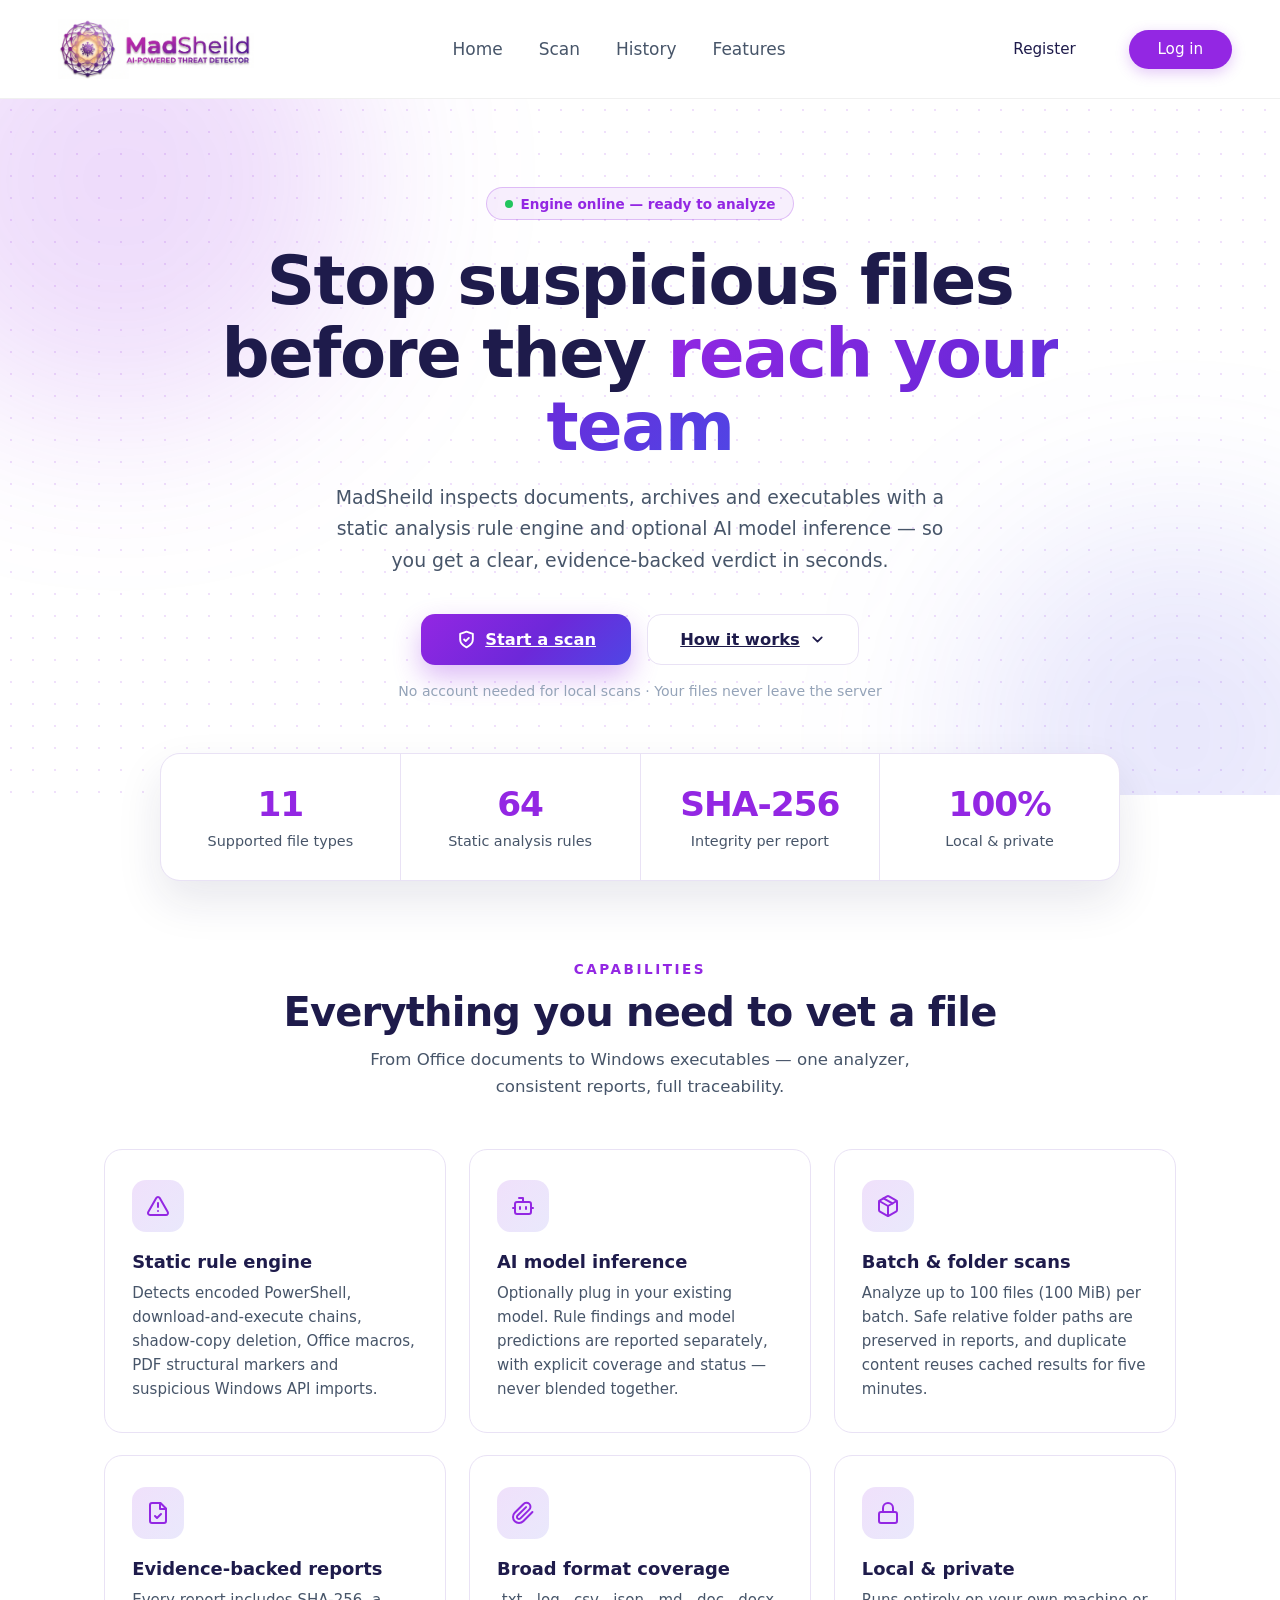
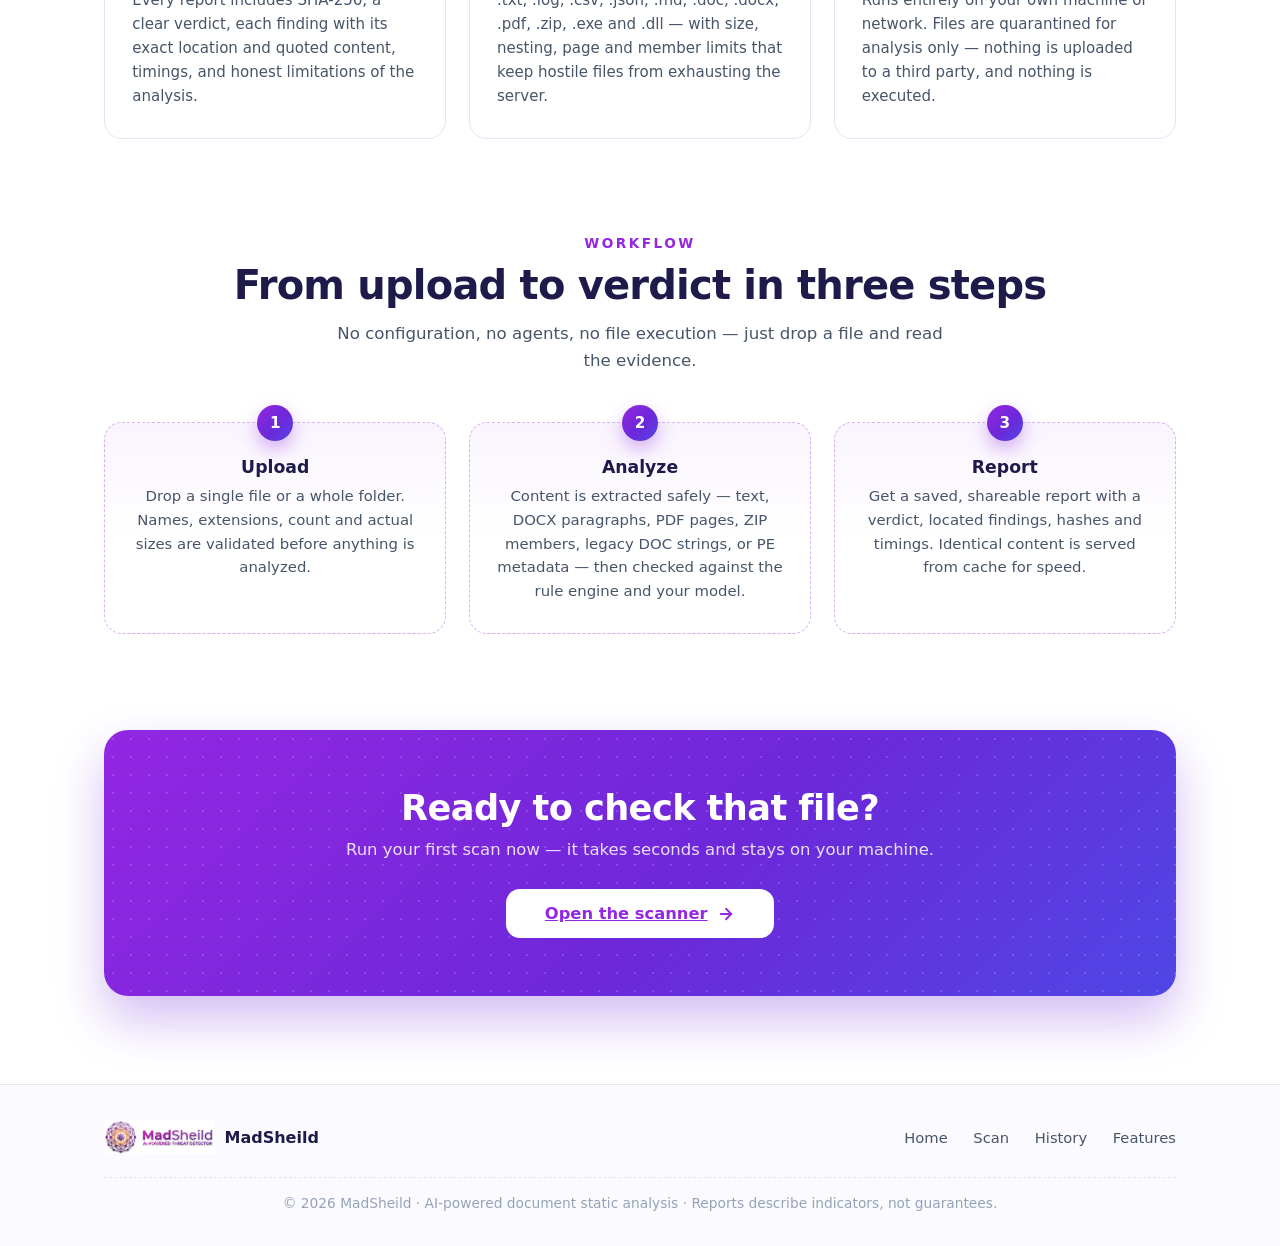
<file: madsheild/fontend/home.html>
<!DOCTYPE html>
<html lang="en">
<head>
  <meta charset="UTF-8">
  <meta name="viewport" content="width=device-width, initial-scale=1.0">
  <title>MadSheild — AI-Powered File Security Analysis</title>
  <meta name="description" content="MadSheild analyzes documents, archives and executables for suspicious content using static rules and optional AI model inference.">
  <link rel="stylesheet" href="assets/css/theme.css">
  <link rel="stylesheet" href="assets/css/home.css">
</head>
<body>

  <div id="shared-header"></div>

  <main>
    <!-- ============ HERO ============ -->
    <section class="home-hero">
      <div class="hero-inner">
        <span class="hero-badge"><span class="pulse-dot"></span> Engine online — ready to analyze</span>
        <h1>Stop suspicious files<br>before they <span class="gradient-text">reach your team</span></h1>
        <p class="hero-lead">
          MadSheild inspects documents, archives and executables with a static analysis rule engine
          and optional AI model inference — so you get a clear, evidence-backed verdict in seconds.
        </p>
        <div class="hero-cta">
          <a href="/scan.html" class="btn-hero-primary">
            <svg width="19" height="19" viewBox="0 0 24 24" fill="none" stroke="currentColor" stroke-width="2.4" stroke-linecap="round" stroke-linejoin="round" aria-hidden="true">
              <path d="M12 22s8-4 8-10V5l-8-3-8 3v7c0 6 8 10 8 10z"></path>
              <path d="m9 12 2 2 4-4"></path>
            </svg>
            Start a scan
          </a>
          <a href="#how-it-works" class="btn-hero-secondary">
            How it works
            <svg width="17" height="17" viewBox="0 0 24 24" fill="none" stroke="currentColor" stroke-width="2.4" stroke-linecap="round" stroke-linejoin="round" aria-hidden="true">
              <path d="m6 9 6 6 6-6"></path>
            </svg>
          </a>
        </div>
        <p class="hero-note">No account needed for local scans · Your files never leave the server</p>
      </div>
    </section>

    <!-- ============ STATS ============ -->
    <section class="home-stats" aria-label="Key numbers">
      <div class="stat"><strong>11</strong><span>Supported file types</span></div>
      <div class="stat"><strong>64</strong><span>Static analysis rules</span></div>
      <div class="stat"><strong>SHA-256</strong><span>Integrity per report</span></div>
      <div class="stat"><strong>100%</strong><span>Local &amp; private</span></div>
    </section>

    <!-- ============ FEATURES ============ -->
    <section id="features" class="home-section">
      <span class="section-eyebrow">Capabilities</span>
      <h2 class="section-title">Everything you need to vet a file</h2>
      <p class="section-sub">From Office documents to Windows executables — one analyzer, consistent reports, full traceability.</p>
      <div class="features-grid">
        <article class="feature-card">
          <div class="feature-icon">
            <svg width="24" height="24" viewBox="0 0 24 24" fill="none" stroke="currentColor" stroke-width="2" stroke-linecap="round" stroke-linejoin="round" aria-hidden="true">
              <path d="m21.73 18-8-14a2 2 0 0 0-3.48 0l-8 14A2 2 0 0 0 4 21h16a2 2 0 0 0 1.73-3Z"></path>
              <path d="M12 9v4"></path><path d="M12 17h.01"></path>
            </svg>
          </div>
          <h3>Static rule engine</h3>
          <p>Detects encoded PowerShell, download-and-execute chains, shadow-copy deletion, Office macros, PDF structural markers and suspicious Windows API imports.</p>
        </article>
        <article class="feature-card">
          <div class="feature-icon">
            <svg width="24" height="24" viewBox="0 0 24 24" fill="none" stroke="currentColor" stroke-width="2" stroke-linecap="round" stroke-linejoin="round" aria-hidden="true">
              <path d="M12 8V4H8"></path>
              <rect width="16" height="12" x="4" y="8" rx="2"></rect>
              <path d="M2 14h2"></path><path d="M20 14h2"></path>
              <path d="M15 13v2"></path><path d="M9 13v2"></path>
            </svg>
          </div>
          <h3>AI model inference</h3>
          <p>Optionally plug in your existing model. Rule findings and model predictions are reported separately, with explicit coverage and status — never blended together.</p>
        </article>
        <article class="feature-card">
          <div class="feature-icon">
            <svg width="24" height="24" viewBox="0 0 24 24" fill="none" stroke="currentColor" stroke-width="2" stroke-linecap="round" stroke-linejoin="round" aria-hidden="true">
              <path d="m7.5 4.27 9 5.15"></path>
              <path d="M21 8a2 2 0 0 0-1-1.73l-7-4a2 2 0 0 0-2 0l-7 4A2 2 0 0 0 3 8v8a2 2 0 0 0 1 1.73l7 4a2 2 0 0 0 2 0l7-4A2 2 0 0 0 21 16Z"></path>
              <path d="m3.3 7 8.7 5 8.7-5"></path><path d="M12 22V12"></path>
            </svg>
          </div>
          <h3>Batch &amp; folder scans</h3>
          <p>Analyze up to 100 files (100 MiB) per batch. Safe relative folder paths are preserved in reports, and duplicate content reuses cached results for five minutes.</p>
        </article>
        <article class="feature-card">
          <div class="feature-icon">
            <svg width="24" height="24" viewBox="0 0 24 24" fill="none" stroke="currentColor" stroke-width="2" stroke-linecap="round" stroke-linejoin="round" aria-hidden="true">
              <path d="M14.5 2H6a2 2 0 0 0-2 2v16a2 2 0 0 0 2 2h12a2 2 0 0 0 2-2V7.5L14.5 2z"></path>
              <polyline points="14 2 14 8 20 8"></polyline>
              <path d="m9 15 2 2 4-4"></path>
            </svg>
          </div>
          <h3>Evidence-backed reports</h3>
          <p>Every report includes SHA-256, a clear verdict, each finding with its exact location and quoted content, timings, and honest limitations of the analysis.</p>
        </article>
        <article class="feature-card">
          <div class="feature-icon">
            <svg width="24" height="24" viewBox="0 0 24 24" fill="none" stroke="currentColor" stroke-width="2" stroke-linecap="round" stroke-linejoin="round" aria-hidden="true">
              <path d="m21.44 11.05-9.19 9.19a6 6 0 0 1-8.49-8.49l8.57-8.49A4 4 0 1 1 18 8.84l-8.59 8.57a2 2 0 0 1-2.83-2.83l8.49-8.48"></path>
            </svg>
          </div>
          <h3>Broad format coverage</h3>
          <p>.txt, .log, .csv, .json, .md, .doc, .docx, .pdf, .zip, .exe and .dll — with size, nesting, page and member limits that keep hostile files from exhausting the server.</p>
        </article>
        <article class="feature-card">
          <div class="feature-icon">
            <svg width="24" height="24" viewBox="0 0 24 24" fill="none" stroke="currentColor" stroke-width="2" stroke-linecap="round" stroke-linejoin="round" aria-hidden="true">
              <rect width="18" height="11" x="3" y="11" rx="2" ry="2"></rect>
              <path d="M7 11V7a5 5 0 0 1 10 0v4"></path>
            </svg>
          </div>
          <h3>Local &amp; private</h3>
          <p>Runs entirely on your own machine or network. Files are quarantined for analysis only — nothing is uploaded to a third party, and nothing is executed.</p>
        </article>
      </div>
    </section>

    <!-- ============ HOW IT WORKS ============ -->
    <section id="how-it-works" class="home-section">
      <span class="section-eyebrow">Workflow</span>
      <h2 class="section-title">From upload to verdict in three steps</h2>
      <p class="section-sub">No configuration, no agents, no file execution — just drop a file and read the evidence.</p>
      <div class="steps-grid">
        <article class="step-card">
          <h3>Upload</h3>
          <p>Drop a single file or a whole folder. Names, extensions, count and actual sizes are validated before anything is analyzed.</p>
        </article>
        <article class="step-card">
          <h3>Analyze</h3>
          <p>Content is extracted safely — text, DOCX paragraphs, PDF pages, ZIP members, legacy DOC strings, or PE metadata — then checked against the rule engine and your model.</p>
        </article>
        <article class="step-card">
          <h3>Report</h3>
          <p>Get a saved, shareable report with a verdict, located findings, hashes and timings. Identical content is served from cache for speed.</p>
        </article>
      </div>
    </section>


    <!-- ============ CTA ============ -->
    <section class="home-cta">
      <div class="cta-panel">
        <h2>Ready to check that file?</h2>
        <p>Run your first scan now — it takes seconds and stays on your machine.</p>
        <a href="/scan.html" class="btn-cta">
          Open the scanner
          <svg width="18" height="18" viewBox="0 0 24 24" fill="none" stroke="currentColor" stroke-width="2.4" stroke-linecap="round" stroke-linejoin="round" aria-hidden="true">
            <path d="M5 12h14"></path><path d="m12 5 7 7-7 7"></path>
          </svg>
        </a>
      </div>
    </section>
  </main>

  <!-- ============ FOOTER ============ -->
  <footer class="home-footer">
    <div class="footer-inner">
      <div class="footer-brand">
        <img src="assets/images/logo_2.png" alt="MadSheild logo">
        <span>MadSheild</span>
      </div>
      <nav class="footer-links" aria-label="Footer">
        <a href="/">Home</a>
        <a href="/scan.html">Scan</a>
        <a href="/history.html">History</a>
        <a href="#features">Features</a>
      </nav>
      <p class="footer-copy">© 2026 MadSheild · AI-powered document static analysis · Reports describe indicators, not guarantees.</p>
    </div>
  </footer>

  <script src="assets/js/header-loader.js"></script>
  <script src="assets/js/auth.js"></script>
</body>
</html>
</file>
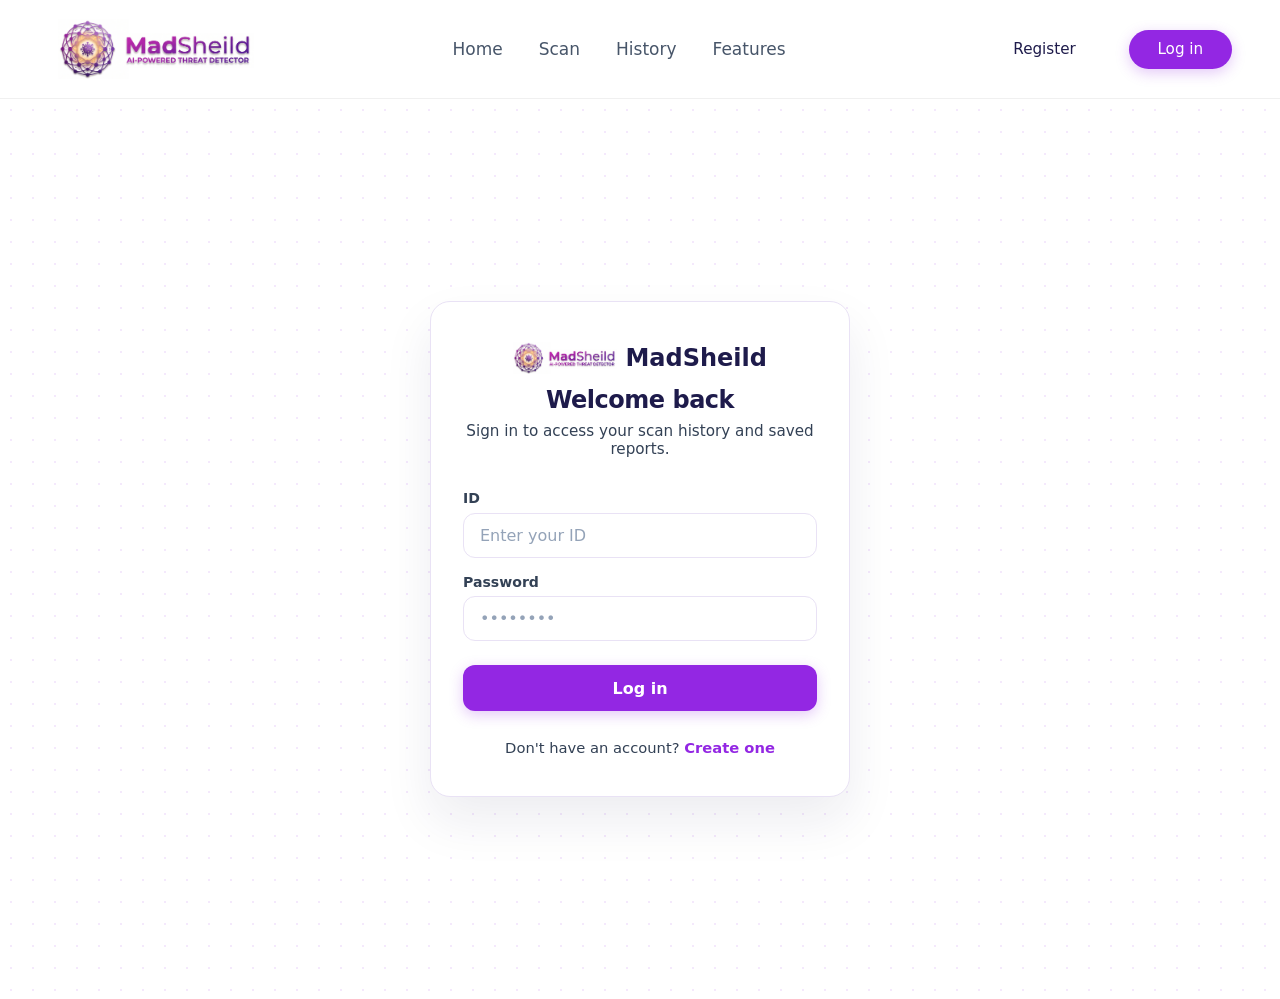
<file: madsheild/fontend/login.html>
<!DOCTYPE html>
<html lang="en">
<head>
  <meta charset="UTF-8">
  <meta name="viewport" content="width=device-width, initial-scale=1.0">
  <title>Log in — MadSheild</title>
  <meta name="description" content="Sign in to your MadSheild account to save scan history and reports.">
  <link rel="stylesheet" href="assets/css/theme.css">
  <link rel="stylesheet" href="assets/css/auth.css">
</head>
<body>
  <div id="shared-header"></div>

  <div class="auth-page">
    <div class="auth-card">
      <div class="auth-header">
        <a href="/" class="brand">
          <img src="assets/images/logo_2.png" alt="MadSheild">
          <span>MadSheild</span>
        </a>
        <h1>Welcome back</h1>
        <p>Sign in to access your scan history and saved reports.</p>
      </div>

      <div id="authAlert" class="auth-alert"></div>

      <form id="loginForm" class="auth-form" novalidate>
        <div class="auth-field">
          <label for="loginId">ID</label>
          <input type="text" id="loginId" name="identifier" placeholder="Enter your ID" required autocomplete="username">
        </div>
        <div class="auth-field">
          <label for="loginPassword">Password</label>
          <input type="password" id="loginPassword" name="password" placeholder="••••••••" required autocomplete="current-password">
        </div>
        <button type="submit" id="loginSubmit" class="auth-submit">Log in</button>
      </form>

      <div class="auth-footer">
        Don't have an account? <a href="/register.html">Create one</a>
      </div>
    </div>
  </div>

  <script src="assets/js/header-loader.js"></script>
  <script src="assets/js/auth.js"></script>
  <script>
    (function () {
      'use strict';
      const form = document.getElementById('loginForm');
      const alertEl = document.getElementById('authAlert');
      const submit = document.getElementById('loginSubmit');

      function showAlert(message) {
        alertEl.textContent = message;
        alertEl.classList.add('visible');
      }
      function hideAlert() {
        alertEl.classList.remove('visible');
      }

      form.addEventListener('submit', async (event) => {
        event.preventDefault();
        hideAlert();
        const identifier = document.getElementById('loginId').value.trim();
        const password = document.getElementById('loginPassword').value;
        if (!identifier || !password) {
          showAlert('Please enter both ID and password.');
          return;
        }
        submit.disabled = true;
        submit.textContent = 'Signing in…';
        try {
          await MadSheildAuth.login(identifier, password);
          const redirect = localStorage.getItem('madshield_redirect') || '/';
          localStorage.removeItem('madshield_redirect');
          window.location.href = redirect;
        } catch (error) {
          const message = error && error.message
            ? error.message
            : 'Unable to sign in. Please try again.';
          showAlert(message);
        } finally {
          submit.disabled = false;
          submit.textContent = 'Log in';
        }
      });
    })();
  </script>
</body>
</html>
</file>
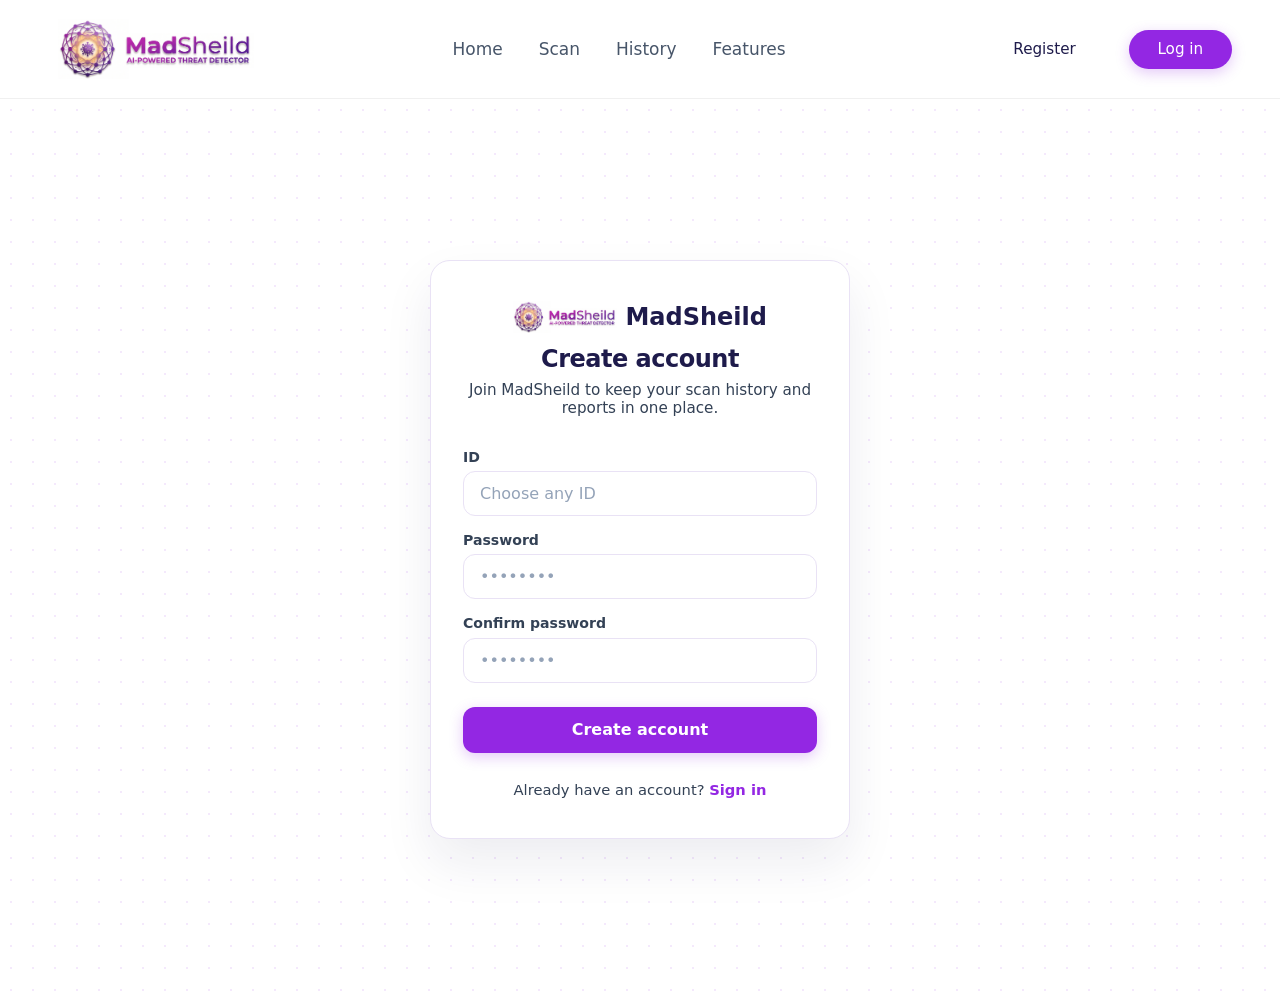
<file: madsheild/fontend/register.html>
<!DOCTYPE html>
<html lang="en">
<head>
  <meta charset="UTF-8">
  <meta name="viewport" content="width=device-width, initial-scale=1.0">
  <title>Create account — MadSheild</title>
  <meta name="description" content="Create a MadSheild account to save scan history and reports.">
  <link rel="stylesheet" href="assets/css/theme.css">
  <link rel="stylesheet" href="assets/css/auth.css">
</head>
<body>
  <div id="shared-header"></div>

  <div class="auth-page">
    <div class="auth-card">
      <div class="auth-header">
        <a href="/" class="brand">
          <img src="assets/images/logo_2.png" alt="MadSheild">
          <span>MadSheild</span>
        </a>
        <h1>Create account</h1>
        <p>Join MadSheild to keep your scan history and reports in one place.</p>
      </div>

      <div id="authAlert" class="auth-alert"></div>

      <form id="registerForm" class="auth-form" novalidate>
        <div class="auth-field">
          <label for="regId">ID</label>
          <input type="text" id="regId" name="identifier" placeholder="Choose any ID" required autocomplete="username">
        </div>
        <div class="auth-field">
          <label for="regPassword">Password</label>
          <input type="password" id="regPassword" name="password" placeholder="••••••••" required autocomplete="new-password" minlength="6">
        </div>
        <div class="auth-field">
          <label for="regConfirm">Confirm password</label>
          <input type="password" id="regConfirm" placeholder="••••••••" required autocomplete="new-password">
        </div>
        <button type="submit" id="regSubmit" class="auth-submit">Create account</button>
      </form>

      <div class="auth-footer">
        Already have an account? <a href="/login.html">Sign in</a>
      </div>
    </div>
  </div>

  <script src="assets/js/header-loader.js"></script>
  <script src="assets/js/auth.js"></script>
  <script>
    (function () {
      'use strict';
      const form = document.getElementById('registerForm');
      const alertEl = document.getElementById('authAlert');
      const submit = document.getElementById('regSubmit');
      const passwordInput = document.getElementById('regPassword');
      const confirmInput = document.getElementById('regConfirm');

      function showAlert(message) {
        alertEl.textContent = message;
        alertEl.classList.add('visible');
      }
      function hideAlert() {
        alertEl.classList.remove('visible');
      }

      // Real-time password match check
      confirmInput.addEventListener('input', () => {
        if (passwordInput.value !== confirmInput.value) {
          confirmInput.setCustomValidity('Passwords do not match.');
        } else {
          confirmInput.setCustomValidity('');
        }
      });

      form.addEventListener('submit', async (event) => {
        event.preventDefault();
        hideAlert();
        const identifier = document.getElementById('regId').value.trim();
        const password = passwordInput.value;
        const confirm = confirmInput.value;

        if (!identifier || !password || !confirm) {
          showAlert('Please fill in all fields.');
          return;
        }
        if (password !== confirm) {
          showAlert('Passwords do not match.');
          return;
        }
        if (password.length < 6) {
          showAlert('Password must be at least 6 characters.');
          return;
        }

        submit.disabled = true;
        submit.textContent = 'Creating account…';
        try {
          await MadSheildAuth.register(identifier, password);
          window.location.href = '/scan.html';
        } catch (error) {
          const message = error && error.message
            ? error.message
            : 'Unable to create account. Please try again.';
          showAlert(message);
        } finally {
          submit.disabled = false;
          submit.textContent = 'Create account';
        }
      });
    })();
  </script>
</body>
</html>
</file>
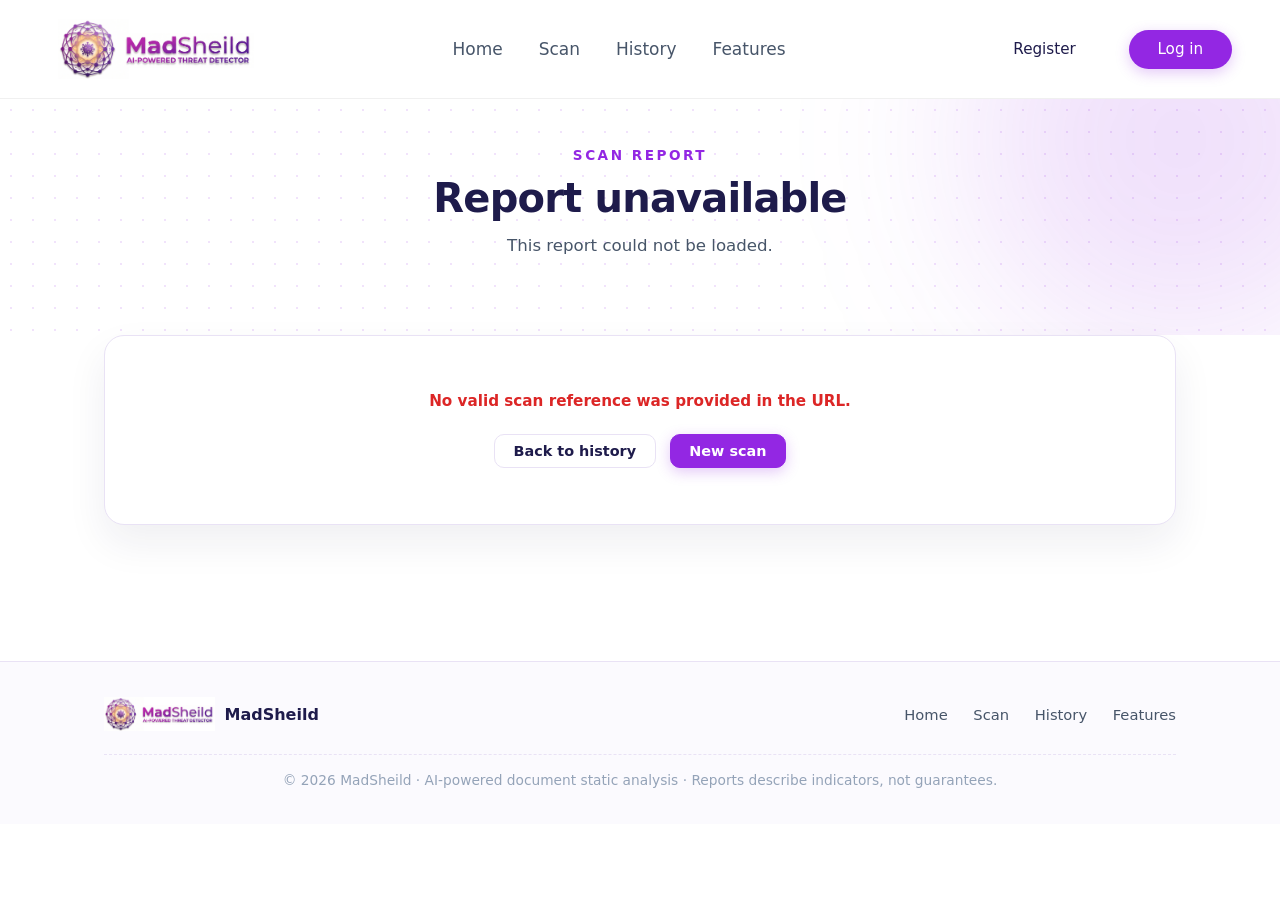
<file: madsheild/fontend/report.html>
<!DOCTYPE html>
<html lang="en">
<head>
  <meta charset="UTF-8">
  <meta name="viewport" content="width=device-width, initial-scale=1.0">
  <title>Scan Report — MadSheild</title>
  <meta name="description" content="Full evidence-backed MadSheild analysis report for a single scanned file.">
  <link rel="stylesheet" href="assets/css/theme.css">
  <link rel="stylesheet" href="assets/css/home.css">
  <link rel="stylesheet" href="assets/css/history.css">
</head>
<body>

  <div id="shared-header"></div>

  <main>
    <!-- ============ PAGE HEADER ============ -->
    <section class="history-hero report-hero">
      <div class="history-hero-inner">
        <span class="section-eyebrow">Scan report</span>
        <h1 class="section-title" id="reportPageTitle">Loading report…</h1>
        <p class="section-sub" id="reportPageSummary">Fetching the saved analysis for this scan.</p>
      </div>
    </section>

    <!-- ============ REPORT CONTENT ============ -->
    <section class="history-wrap">
      <!-- Error state -->
      <div id="reportPageError" class="history-error report-page-error" hidden>
        <p id="reportPageErrorMessage" role="alert"></p>
        <div class="toolbar-actions">
          <a href="/history.html" class="btn btn-text toolbar-btn">Back to history</a>
          <a href="/scan.html" class="btn btn-primary toolbar-btn">New scan</a>
        </div>
      </div>

      <!-- Report body -->
      <div id="reportPageBody" hidden>
        <div class="report-toolbar">
          <a href="/history.html" class="btn btn-text toolbar-btn">
            <svg width="15" height="15" viewBox="0 0 24 24" fill="none" stroke="currentColor" stroke-width="2.2" stroke-linecap="round" stroke-linejoin="round" aria-hidden="true">
              <path d="M19 12H5"></path><path d="M12 19l-7-7 7-7"></path>
            </svg>
            Back to history
          </a>
          <div class="toolbar-actions">
            <a id="reportJsonLink" class="btn btn-text toolbar-btn" target="_blank" rel="noopener">Open raw JSON</a>
            <a href="/scan.html" class="btn btn-primary toolbar-btn">New scan</a>
          </div>
        </div>

        <div class="report-card report-card-page">
          <div class="report-body" id="reportPageContent"></div>
        </div>
      </div>
    </section>
  </main>

  <!-- ============ FOOTER ============ -->
  <footer class="home-footer">
    <div class="footer-inner">
      <div class="footer-brand">
        <img src="assets/images/logo_2.png" alt="MadSheild logo">
        <span>MadSheild</span>
      </div>
      <nav class="footer-links" aria-label="Footer">
        <a href="/">Home</a>
        <a href="/scan.html">Scan</a>
        <a href="/history.html">History</a>
        <a href="/#features">Features</a>
      </nav>
      <p class="footer-copy">© 2026 MadSheild · AI-powered document static analysis · Reports describe indicators, not guarantees.</p>
    </div>
  </footer>

  <script src="assets/js/api-client.js"></script>
  <script src="assets/js/report.js"></script>
  <script src="assets/js/header-loader.js"></script>
  <script src="assets/js/auth.js"></script>
</body>
</html>
</file>
<file: madsheild/fontend/assets/css/theme.css>
/* Figma Exact Color Palette & Responsive Layout */
:root {
  --primary: #9327E3;
  --primary-hover: #801FD1;
  --bg-light: #FFFFFF;
  --text-dark: #1E1B4B;
  --text-muted: #334155;
}

* {
  box-sizing: border-box;
  margin: 0;
  padding: 0;
  font-family: 'Inter', system-ui, -apple-system, sans-serif;
}

body {
  background-color: var(--bg-light);
  color: var(--text-dark);
  min-height: 100vh;
  display: flex;
  flex-direction: column;
}

/* =========================================================
   1. NAVBAR STYLES (Logo Position Fixed to Right Shift)
   ========================================================= */
.navbar {
  display: flex;
  align-items: center;
  justify-content: space-between;
  padding: 1.2rem 3rem; /* Left & Right side-e 3rem padding jar karone logo right-e shore ashbe */
  max-width: 1280px;
  width: 100%;
  margin: 0 auto;
  background-color: #ffffff;
}

.logo {
  display: flex;
  align-items: center;
  margin-left: 10px; /* Halka ektu right-e shift korar jonno */
}

/* Logo Size Setup */
.brand-logo {
  height: 60px;
  width: auto;
  object-fit: contain;
  display: block;
}

/* Nav Links Font Size & Gap */
.nav-links {
  display: flex;
  align-items: center;
  gap: 36px;
  list-style: none;
  margin: 0;
  padding: 0;
}

.nav-links li a {
  font-size: 17px;
  font-weight: 500;
  color: #475569;
  text-decoration: none;
  transition: color 0.2s ease;
}

.nav-links li a.active,
.nav-links li a:hover {
  color: var(--primary);
  font-weight: 600;
}

/* Shared header — sticky on every primary page */
.navbar.shared-nav {
  position: sticky;
  top: 0;
  z-index: 60;
  background: rgba(255, 255, 255, 0.9);
  backdrop-filter: blur(10px);
  -webkit-backdrop-filter: blur(10px);
  border-bottom: 1px solid rgba(0, 0, 0, 0.06);
}

.auth-btns {
  display: flex;
  gap: 1.5rem;
  align-items: center;
}

.btn {
  padding: 0.65rem 1.8rem;
  border-radius: 24px;
  font-weight: 500;
  cursor: pointer;
  border: none;
  text-decoration: none;
  font-size: 0.95rem;
}

.btn-primary {
  background-color: var(--primary);
  color: white;
  box-shadow: 0 4px 14px rgba(147, 39, 227, 0.25);
}

.btn-primary:hover {
  background-color: var(--primary-hover);
}

.btn-text {
  color: #1E1B4B;
  background: transparent;
}


/* =========================================================
   3. HERO SECTION (Dotted Grid Lowered Position)
   ========================================================= */
/* Hero Section (Dotted Grid Height & Padding Increased) */
.hero-wrapper {
  flex: 1;
  width: 100%;
  display: flex;
  justify-content: center;
  align-items: center;
  padding-top: 1rem;    /* Top height baranor jonno spacing */
  padding-bottom: 4rem; /* Bottom height baranor jonno spacing */
  box-sizing: border-box;
}

.hero-container {
  max-width: 100%;
  width: 100%;
  min-height: 75vh; /* Minimum height 60vh/65vh theke 75vh kora holo jate dot area-ta niche aro boro hoy */
  display: flex;
  flex-direction: column;
  justify-content: center;
  align-items: center;
  text-align: center;
  background-image: radial-gradient(#CBD5E1 1.5px, transparent 1.5px);
  background-size: 20px 20px;
}

.hero-title {
  font-size: 3.5rem;
  font-weight: 800;
  color: #1E1B4B;
  margin-bottom: 0.75rem;
  letter-spacing: -0.5px;
}

.hero-subtitle {
  color: #334155;
  font-size: 1.15rem;
  margin-bottom: 2.2rem;
  font-weight: 400;
}

.upload-btn-lg {
  padding: 0.9rem 4.5rem;
  font-size: 1.1rem;
  border-radius: 30px;
  display: inline-flex;
  align-items: center;
  gap: 0.75rem;
  font-weight: 600;
}


/* =========================================================
   PAGE 2: UPLOAD MODAL & CLEAR INFO ICON
   ========================================================= */
.modal-overlay {
  position: fixed;
  top: 0;
  left: 0;
  width: 100vw;
  height: 100vh;
  background: rgba(15, 23, 42, 0.35);
  backdrop-filter: blur(4px);
  display: flex;
  justify-content: center;
  align-items: center;
  opacity: 0;
  visibility: hidden;
  transition: opacity 0.25s ease, visibility 0.25s ease;
  z-index: 1000;
}

.modal-overlay.active {
  opacity: 1;
  visibility: visible;
}

.upload-card {
  background: #FFFFFF;
  width: 100%;
  max-width: 540px;
  border-radius: 16px;
  padding: 1.8rem;
  box-shadow: 0 10px 30px rgba(0, 0, 0, 0.05);
  border: 1px solid #F1F5F9;
  text-align: left;
}

.upload-header {
  display: flex;
  justify-content: space-between;
  align-items: center;
  margin-bottom: 0.4rem;
}

.upload-header h2 {
  font-size: 1.35rem;
  font-weight: 700;
  color: #1E1B4B;
}

.close-btn {
  background: transparent;
  border: none;
  font-size: 1.4rem;
  color: #64748B;
  cursor: pointer;
}

.upload-divider {
  border: none;
  border-top: 1px solid #E2E8F0;
  margin: 0.8rem 0 1rem 0;
}

.upload-subtext {
  color: #475569;
  font-size: 0.95rem;
  margin-bottom: 1.2rem;
}

.folder-icon {
  color: #1E1B4B;
  margin-bottom: 0.6rem;
}

.drop-text {
  color: #1E1B4B;
  font-size: 0.95rem;
  font-weight: 500;
}

.browse-options {
  display: flex;
  justify-content: center;
  gap: 0.65rem;
  margin-top: 0.75rem;
  font-size: 0.9rem;
}

.browse-options a {
  color: var(--primary);
  font-weight: 600;
}

.batch-summary {
  display: grid;
  grid-template-columns: repeat(4, minmax(90px, 1fr));
  gap: 1px;
  margin: 1rem 0;
  border: 1px solid #E2E8F0;
  background: #E2E8F0;
}

.batch-summary > div:not(.batch-file-list) {
  display: flex;
  flex-direction: column;
  gap: 0.25rem;
  padding: 0.9rem;
  background: #FFFFFF;
}

.batch-summary strong { font-size: 1.3rem; }
.batch-summary span { color: #475569; font-size: 0.82rem; }

.batch-file-list {
  grid-column: 1 / -1;
  display: flex;
  flex-wrap: wrap;
  gap: 0.5rem;
  padding: 0.75rem;
  background: #FFFFFF;
}

.batch-file {
  max-width: 100%;
  padding: 0.45rem 0.65rem;
  border: 1px solid #CBD5E1;
  border-radius: 4px;
  background: #FFFFFF;
  color: #1E293B;
  overflow-wrap: anywhere;
  cursor: pointer;
}

.batch-file.suspicious, .batch-file.failed { border-color: #F87171; }
.batch-file.review_required { border-color: #F59E0B; }

@media (max-width: 600px) {
  .batch-summary { grid-template-columns: repeat(2, minmax(90px, 1fr)); }
}

.browse-link {
  color: #9327E3;
  text-decoration: underline;
  font-weight: 500;
}

/* Page 2 Info Icon Dark Color Fix */
.supported-files {
  font-size: 0.85rem;
  color: #1E293B;
  font-weight: 500;
  margin-bottom: 1.8rem;
  display: flex;
  align-items: center;
  gap: 0.5rem;
}

.info-icon {
  flex-shrink: 0;
  display: inline-flex;
  align-items: center;
  justify-content: center;
  width: 18px;
  height: 18px;
  color: #0F172A; /* Aro garo dark color kora holo (Agerta #64748B chilo) */
}

.info-icon svg {
  width: 100%;
  height: 100%;
  display: block;
}

/* =========================================================
   PAGE 3 & PAGE 4: DROPZONE STATES & BUTTONS
   ========================================================= */
.drop-zone {
  border: 1.5px dashed #C084FC;
  background-color: #FAF5FF;
  border-radius: 12px;
  padding: 2rem 1.5rem;
  text-align: center;
  margin-bottom: 0.8rem;
  transition: all 0.25s ease;
}

.drop-zone:hover {
  background-color: #F3E8FF;
}

.drop-zone-success {
  border: 1.5px dashed #4ADE80 !important;
  background-color: #F0FDF4 !important;
}

.drop-zone-error {
  border: 1.5px dashed #F87171 !important;
  background-color: #FEF2F2 !important;
}

.file-name-text {
  font-size: 0.95rem;
  font-weight: 600;
  color: #1E1B4B;
  margin-bottom: 0.4rem;
}

.status-msg {
  font-size: 0.9rem;
  font-weight: 500;
  display: flex;
  align-items: center;
  justify-content: center;
  gap: 0.4rem;
}

.success-msg { color: #22C55E; }
.error-msg { color: #EF4444; }

.retry-link {
  color: #9327E3;
  text-decoration: underline;
  font-weight: 500;
  margin-left: 0.2rem;
}

.btn-continue {
  width: 100%;
  padding: 0.85rem;
  background-color: #F1F5F9;
  color: #94A3B8;
  border: none;
  border-radius: 12px;
  font-size: 1rem;
  font-weight: 600;
  cursor: not-allowed;
  transition: all 0.25s ease;
}

.btn-continue.btn-active {
  background-color: #9327E3 !important;
  color: #FFFFFF !important;
  cursor: pointer !important;
}


/* =========================================================
   PAGE 5: FILE ANALYZING LOADER STYLES
   ========================================================= */
.analyzing-card-inner {
  border: 1.5px dashed #4ADE80;
  background-color: #F0FDF4;
  border-radius: 12px;
  padding: 1.2rem 1.5rem;
  margin-bottom: 1.2rem;
}

.progress-info-row {
  display: flex;
  justify-content: space-between;
  align-items: center;
  margin-bottom: 0.6rem;
}

.analizing-filename {
  font-size: 0.95rem;
  font-weight: 600;
  color: #0F172A;
}

.progress-percent {
  font-size: 0.95rem;
  font-weight: 700;
  color: #0F172A;
}

.progress-bar-bg {
  width: 100%;
  height: 10px;
  background-color: #E2E8F0;
  border-radius: 20px;
  overflow: hidden;
}

.progress-bar-fill {
  height: 100%;
  background-color: #4ADE80;
  border-radius: 20px;
  transition: width 0.2s ease-out;
}

.extract-logs {
  display: flex;
  flex-direction: column;
  gap: 0.35rem;
  font-size: 0.75rem;
  text-align: left;
  padding-left: 0.2rem;
}

.log-line {
  display: flex;
  align-items: center;
  gap: 0.4rem;
}

.log-success { color: #22C55E; }
.log-info { color: #64748B; }


/* =========================================================
   PAGE 6: RESULT DASHBOARD STYLES
   ========================================================= */
.dashboard-wrapper {
  max-width: 1100px;
  margin: 2.5rem auto;
  padding: 0 1.5rem;
}

.dashboard-title {
  font-size: 1.8rem;
  font-weight: 700;
  color: #0F172A;
  margin-bottom: 1.8rem;
}

.result-banner {
  border: 1.5px dashed #4ADE80;
  background-color: #F0FDF4;
  border-radius: 16px;
  padding: 2.5rem 1.5rem;
  text-align: center;
  margin-bottom: 2rem;
}

.congrats-text {
  font-size: 1.25rem;
  font-weight: 600;
  color: #9327E3;
  margin-bottom: 0.4rem;
}

.confidence-title {
  font-size: 3rem;
  font-weight: 800;
  color: #22C55E;
  margin-bottom: 0.4rem;
  letter-spacing: -0.5px;
}

.status-subtext {
  font-size: 1.05rem;
  font-weight: 600;
  color: #1E293B;
}

.details-grid {
  display: grid;
  grid-template-columns: repeat(3, 1fr);
  gap: 1.5rem;
}

.detail-card {
  background-color: #FFFFFF;
  border: 1px solid #E2E8F0;
  border-radius: 14px;
  padding: 1.2rem 1.4rem;
  box-shadow: 0 4px 12px rgba(0, 0, 0, 0.02);
}

.card-header {
  display: flex;
  align-items: center;
  gap: 0.5rem;
  font-size: 1rem;
  font-weight: 600;
  color: #0F172A;
  margin-bottom: 1rem;
}

.card-row {
  display: flex;
  justify-content: space-between;
  align-items: center;
  padding: 0.4rem 0;
  font-size: 0.88rem;
}

.card-row .label { color: #64748B; }
.card-row .value { font-weight: 600; color: #1E293B; }

@media (max-width: 768px) {
  .details-grid {
    grid-template-columns: 1fr;
  }
  .confidence-title {
    font-size: 2.2rem;
  }
}

[hidden] { display: none !important; }
.result-title { margin: 0 0 .7rem; font-size: 1.8rem; }
.result-banner.suspicious { background: #FFF1F0; border-color: #D92D20; }
.result-banner.review_required { background: #FFFAEB; border-color: #D6A017; }
.findings-section, .limitations-section { margin-top: 1.5rem; }
.finding { padding: 1rem 0; border-top: 1px solid #E2E8F0; }
.finding h4 { margin: 0 0 .5rem; }
.finding-location { color: #64748B; font-size: .9rem; }
.finding pre { white-space: pre-wrap; overflow-wrap: anywhere; background: #F1F5F9; padding: 1rem; border-radius: 8px; }
.limitations-section li { margin: .7rem 0; }
.card-row .value { overflow-wrap: anywhere; text-align: right; max-width: 65%; }
.result-actions { display: flex; flex-wrap: wrap; gap: 1rem; margin-top: 1.5rem; }
.drop-zone.drag-over { background: #F3E8FF; }
.progress-bar-bg { overflow: hidden; }
.progress-bar-fill.indeterminate { width: 35%; animation: analysis-pending 1.5s ease-in-out infinite alternate; }
.analysis-pending { font-weight: 600; }
.analysis-note { color: #64748B; font-size: .9rem; }
@keyframes analysis-pending { from { transform: translateX(0); } to { transform: translateX(185%); } }
@media (prefers-reduced-motion: reduce) {
  .progress-bar-fill.indeterminate { animation: none; width: 100%; }
}
@media (max-width: 768px) {
  .navbar { flex-wrap: wrap; gap: 1rem; padding: 1rem; }
  .nav-links { flex-wrap: wrap; gap: 1rem; }
  .modal-overlay { padding: 1rem; box-sizing: border-box; }
  .upload-card { max-width: 100%; max-height: 90vh; overflow: auto; }
  .result-title { font-size: 1.5rem; }
}
</file>
<file: madsheild/fontend/assets/css/home.css>
/* =========================================================
   HOME PAGE — modern landing styles (brand: #9327E3)
   ========================================================= */
:root {
  --home-primary: #9327E3;
  --home-primary-hover: #801FD1;
  --home-ink: #1E1B4B;
  --home-muted: #475569;
  --home-surface: #FFFFFF;
  --home-border: #E9E2F5;
  --home-gradient: linear-gradient(135deg, #9327E3 0%, #6D28D9 55%, #4F46E5 100%);
}

/* ---------------- Hero ---------------- */
.home-hero {
  position: relative;
  overflow: hidden;
  display: flex;
  justify-content: center;
  align-items: center;
  padding: 5.5rem 1.5rem 6rem;
  background-image: radial-gradient(rgba(147, 39, 227, 0.14) 1.4px, transparent 1.4px);
  background-size: 22px 22px;
  text-align: center;
}

/* Soft glow blobs behind the hero */
.home-hero::before,
.home-hero::after {
  content: "";
  position: absolute;
  border-radius: 50%;
  filter: blur(90px);
  pointer-events: none;
  z-index: 0;
}

.home-hero::before {
  width: 480px;
  height: 480px;
  top: -160px;
  left: -120px;
  background: rgba(147, 39, 227, 0.16);
}

.home-hero::after {
  width: 420px;
  height: 420px;
  right: -110px;
  bottom: -150px;
  background: rgba(79, 70, 229, 0.13);
}

.hero-inner {
  position: relative;
  z-index: 1;
  max-width: 860px;
  width: 100%;
  display: flex;
  flex-direction: column;
  align-items: center;
}

.hero-badge {
  display: inline-flex;
  align-items: center;
  gap: 0.5rem;
  padding: 0.45rem 1.1rem;
  border-radius: 999px;
  border: 1px solid rgba(147, 39, 227, 0.25);
  background: rgba(147, 39, 227, 0.07);
  color: var(--home-primary);
  font-size: 0.85rem;
  font-weight: 600;
  margin-bottom: 1.6rem;
}

.hero-badge .pulse-dot {
  width: 8px;
  height: 8px;
  border-radius: 50%;
  background: #22C55E;
  box-shadow: 0 0 0 0 rgba(34, 197, 94, 0.5);
  animation: pulse-dot 2s infinite;
}

@keyframes pulse-dot {
  0% { box-shadow: 0 0 0 0 rgba(34, 197, 94, 0.5); }
  70% { box-shadow: 0 0 0 8px rgba(34, 197, 94, 0); }
  100% { box-shadow: 0 0 0 0 rgba(34, 197, 94, 0); }
}

.home-hero h1 {
  font-size: clamp(2.6rem, 6vw, 4.2rem);
  font-weight: 800;
  letter-spacing: -1.5px;
  line-height: 1.08;
  color: var(--home-ink);
  margin-bottom: 1.2rem;
}

.home-hero h1 .gradient-text {
  background: var(--home-gradient);
  -webkit-background-clip: text;
  background-clip: text;
  -webkit-text-fill-color: transparent;
  color: transparent;
}

.home-hero .hero-lead {
  max-width: 620px;
  color: var(--home-muted);
  font-size: 1.18rem;
  line-height: 1.65;
  margin-bottom: 2.4rem;
}


.hero-cta {
  display: flex;
  flex-wrap: wrap;
  justify-content: center;
  gap: 1rem;
  margin-bottom: 1.1rem;
}

.btn-hero-primary {
  display: inline-flex;
  align-items: center;
  gap: 0.6rem;
  padding: 0.95rem 2.2rem;
  border-radius: 14px;
  font-size: 1.02rem;
  font-weight: 600;
  color: #fff;
  background: var(--home-gradient);
  box-shadow: 0 12px 28px rgba(147, 39, 227, 0.32);
  transition: transform 0.18s ease, box-shadow 0.18s ease, background 0.18s ease;
}

.btn-hero-primary:hover {
  transform: translateY(-2px);
  box-shadow: 0 16px 34px rgba(147, 39, 227, 0.4);
}

.btn-hero-secondary {
  display: inline-flex;
  align-items: center;
  gap: 0.55rem;
  padding: 0.95rem 2rem;
  border-radius: 14px;
  font-size: 1.02rem;
  font-weight: 600;
  color: var(--home-ink);
  background: #fff;
  border: 1.5px solid var(--home-border);
  transition: border-color 0.18s ease, color 0.18s ease, transform 0.18s ease;
}

.btn-hero-secondary:hover {
  border-color: var(--home-primary);
  color: var(--home-primary);
  transform: translateY(-2px);
}

.hero-note {
  color: #94A3B8;
  font-size: 0.88rem;
}

/* ---------------- Stats strip ---------------- */
.home-stats {
  max-width: 960px;
  margin: -2.6rem auto 0;
  position: relative;
  z-index: 2;
  display: grid;
  grid-template-columns: repeat(4, 1fr);
  gap: 1px;
  background: var(--home-border);
  border: 1px solid var(--home-border);
  border-radius: 20px;
  overflow: hidden;
  box-shadow: 0 20px 45px rgba(30, 27, 75, 0.1);
}

.home-stats .stat {
  background: var(--home-surface);
  padding: 2rem 1.4rem 1.8rem;
  display: flex;
  flex-direction: column;
  align-items: center;
  justify-content: center;
  gap: 0.45rem;
  text-align: center;
}

.home-stats .stat strong {
  font-size: 2.15rem;
  line-height: 1.1;
  font-weight: 800;
  color: var(--home-primary);
  letter-spacing: -1px;
}

.home-stats .stat span {
  color: var(--home-muted);
  font-size: 0.9rem;
  line-height: 1.4;
  font-weight: 500;
  max-width: 12rem;
}

/* ---------------- Shared section shell ---------------- */
.home-section {
  max-width: 1120px;
  margin: 0 auto;
  padding: 5rem 1.5rem 1rem;
}

.section-eyebrow {
  display: block;
  text-align: center;
  color: var(--home-primary);
  font-weight: 700;
  font-size: 0.85rem;
  letter-spacing: 2.5px;
  text-transform: uppercase;
  margin-bottom: 0.7rem;
}

.section-title {
  text-align: center;
  font-size: clamp(1.8rem, 3.6vw, 2.5rem);
  font-weight: 800;
  color: var(--home-ink);
  letter-spacing: -0.8px;
  margin-bottom: 0.8rem;
}

.section-sub {
  text-align: center;
  color: var(--home-muted);
  max-width: 620px;
  margin: 0 auto 3rem;
  font-size: 1.04rem;
  line-height: 1.6;
}

/* ---------------- Features grid ---------------- */
.features-grid {
  display: grid;
  grid-template-columns: repeat(3, 1fr);
  gap: 1.4rem;
}

.feature-card {
  background: var(--home-surface);
  border: 1px solid var(--home-border);
  border-radius: 18px;
  padding: 1.9rem 1.7rem;
  transition: transform 0.2s ease, box-shadow 0.2s ease, border-color 0.2s ease;
}

.feature-card:hover {
  transform: translateY(-4px);
  border-color: rgba(147, 39, 227, 0.35);
  box-shadow: 0 16px 34px rgba(147, 39, 227, 0.1);
}

.feature-icon {
  width: 52px;
  height: 52px;
  border-radius: 14px;
  display: flex;
  align-items: center;
  justify-content: center;
  margin-bottom: 1.2rem;
  background: linear-gradient(135deg, rgba(147, 39, 227, 0.14), rgba(79, 70, 229, 0.12));
  color: var(--home-primary);
}

.feature-card h3 {
  font-size: 1.12rem;
  font-weight: 700;
  color: var(--home-ink);
  margin-bottom: 0.55rem;
}

.feature-card p {
  color: var(--home-muted);
  font-size: 0.94rem;
  line-height: 1.6;
}

/* ---------------- How it works ---------------- */
.steps-grid {
  display: grid;
  grid-template-columns: repeat(3, 1fr);
  gap: 1.4rem;
  counter-reset: step;
}

.step-card {
  position: relative;
  background: linear-gradient(180deg, rgba(147, 39, 227, 0.05), rgba(255, 255, 255, 0) 55%), var(--home-surface);
  border: 1px dashed rgba(147, 39, 227, 0.35);
  border-radius: 18px;
  padding: 2.1rem 1.7rem 1.8rem;
  text-align: center;
}

.step-card::before {
  counter-increment: step;
  content: counter(step);
  position: absolute;
  top: -18px;
  left: 50%;
  transform: translateX(-50%);
  width: 36px;
  height: 36px;
  border-radius: 50%;
  background: var(--home-gradient);
  color: #fff;
  font-weight: 800;
  font-size: 0.95rem;
  display: flex;
  align-items: center;
  justify-content: center;
  box-shadow: 0 8px 18px rgba(147, 39, 227, 0.35);
}

.step-card h3 {
  font-size: 1.08rem;
  font-weight: 700;
  color: var(--home-ink);
  margin-bottom: 0.5rem;
}

.step-card p {
  color: var(--home-muted);
  font-size: 0.93rem;
  line-height: 1.6;
}

/* ---------------- Bottom CTA ---------------- */
.home-cta {
  max-width: 1120px;
  margin: 5rem auto 1rem;
  padding: 0 1.5rem;
}

.cta-panel {
  position: relative;
  overflow: hidden;
  border-radius: 24px;
  background: var(--home-gradient);
  padding: 3.6rem 2rem;
  text-align: center;
  box-shadow: 0 24px 50px rgba(109, 40, 217, 0.3);
}

.cta-panel::after {
  content: "";
  position: absolute;
  inset: 0;
  background-image: radial-gradient(rgba(255, 255, 255, 0.16) 1.3px, transparent 1.3px);
  background-size: 18px 18px;
  pointer-events: none;
}

.cta-panel h2 {
  position: relative;
  z-index: 1;
  color: #fff;
  font-size: clamp(1.6rem, 3.2vw, 2.2rem);
  font-weight: 800;
  letter-spacing: -0.6px;
  margin-bottom: 0.7rem;
}

.cta-panel p {
  position: relative;
  z-index: 1;
  color: rgba(255, 255, 255, 0.85);
  font-size: 1.03rem;
  margin-bottom: 1.9rem;
}

.btn-cta {
  position: relative;
  z-index: 1;
  display: inline-flex;
  align-items: center;
  gap: 0.6rem;
  padding: 0.95rem 2.4rem;
  border-radius: 14px;
  background: #fff;
  color: var(--home-primary);
  font-size: 1.02rem;
  font-weight: 700;
  transition: transform 0.18s ease, box-shadow 0.18s ease;
}

.btn-cta:hover {
  transform: translateY(-2px);
  box-shadow: 0 14px 30px rgba(0, 0, 0, 0.22);
}

/* ---------------- Footer ---------------- */
.home-footer {
  margin-top: 4.5rem;
  border-top: 1px solid var(--home-border);
  background: #FBFAFE;
}

.home-footer .footer-inner {
  max-width: 1120px;
  margin: 0 auto;
  padding: 2.2rem 1.5rem;
  display: flex;
  flex-wrap: wrap;
  align-items: center;
  justify-content: space-between;
  gap: 1rem;
}

.home-footer .footer-brand {
  display: flex;
  align-items: center;
  gap: 0.6rem;
  font-weight: 700;
  color: var(--home-ink);
}

.home-footer .footer-brand img {
  height: 34px;
  width: auto;
}

.home-footer .footer-links {
  display: flex;
  gap: 1.6rem;
}

.home-footer .footer-links a {
  color: var(--home-muted);
  text-decoration: none;
  font-size: 0.92rem;
  font-weight: 500;
  transition: color 0.18s ease;
}

.home-footer .footer-links a:hover {
  color: var(--home-primary);
}

.home-footer .footer-copy {
  color: #94A3B8;
  font-size: 0.86rem;
  width: 100%;
  text-align: center;
  padding-top: 1.1rem;
  border-top: 1px dashed var(--home-border);
  margin-top: 0.4rem;
}

/* ---------------- Responsive ---------------- */
@media (max-width: 960px) {
  .features-grid,
  .steps-grid {
    grid-template-columns: repeat(2, 1fr);
  }
  .home-stats {
    grid-template-columns: repeat(2, 1fr);
  }
}

@media (max-width: 640px) {
  .features-grid,
  .steps-grid,
  .home-stats {
    grid-template-columns: 1fr;
  }
  .home-hero {
    padding: 3.5rem 1.2rem 4.5rem;
  }
  .hero-cta {
    width: 100%;
  }
  .btn-hero-primary,
  .btn-hero-secondary {
    width: 100%;
    justify-content: center;
  }
}

@media (prefers-reduced-motion: reduce) {
  .hero-badge .pulse-dot { animation: none; }
  .btn-hero-primary, .btn-hero-secondary, .feature-card, .btn-cta { transition: none; }
}
</file>
<file: madsheild/fontend/assets/css/auth.css>
/* =========================================================
   AUTH PAGES — login & register (brand: #9327E3)
   ========================================================= */

.auth-page {
  min-height: 100vh;
  display: flex;
  align-items: center;
  justify-content: center;
  background-image: radial-gradient(rgba(147, 39, 227, 0.10) 1.4px, transparent 1.4px);
  background-size: 22px 22px;
  padding: 2rem 1rem;
}

.auth-card {
  width: 100%;
  max-width: 420px;
  background: var(--bg-light);
  border: 1px solid var(--home-border, #E9E2F5);
  border-radius: 20px;
  padding: 2.5rem 2rem;
  box-shadow: 0 24px 50px rgba(30, 27, 75, 0.08);
}

.auth-header {
  text-align: center;
  margin-bottom: 2rem;
}

.auth-header .brand {
  display: inline-flex;
  align-items: center;
  gap: 0.5rem;
  font-weight: 800;
  font-size: 1.5rem;
  color: var(--text-dark);
  text-decoration: none;
  margin-bottom: 0.75rem;
}

.auth-header .brand img {
  height: 32px;
  width: auto;
}

.auth-header h1 {
  font-size: 1.5rem;
  font-weight: 800;
  color: var(--text-dark);
  margin: 0 0 0.5rem;
  letter-spacing: -0.5px;
}

.auth-header p {
  color: var(--text-muted);
  font-size: 0.95rem;
  margin: 0;
}

.auth-form {
  display: flex;
  flex-direction: column;
  gap: 1rem;
}

.auth-field {
  display: flex;
  flex-direction: column;
  gap: 0.4rem;
}

.auth-field label {
  font-size: 0.88rem;
  font-weight: 600;
  color: var(--text-muted);
}

.auth-field input {
  padding: 0.75rem 1rem;
  border: 1.5px solid var(--home-border, #E9E2F5);
  border-radius: 12px;
  font-size: 1rem;
  color: var(--text-dark);
  background: #fff;
  transition: border-color 0.18s ease, box-shadow 0.18s ease;
}

.auth-field input:focus {
  outline: none;
  border-color: var(--primary);
  box-shadow: 0 0 0 4px rgba(147, 39, 227, 0.12);
}

.auth-field input::placeholder {
  color: #94A3B8;
}

.auth-field input.error {
  border-color: #DC2626;
}

.field-error {
  font-size: 0.8rem;
  color: #DC2626;
  margin-top: 0.25rem;
}

.auth-submit {
  margin-top: 0.5rem;
  padding: 0.85rem 1.5rem;
  border-radius: 12px;
  border: none;
  background: var(--primary);
  color: #fff;
  font-size: 1rem;
  font-weight: 700;
  cursor: pointer;
  transition: background 0.18s ease, transform 0.18s ease, box-shadow 0.18s ease;
  box-shadow: 0 4px 14px rgba(147, 39, 227, 0.25);
}

.auth-submit:hover {
  background: var(--primary-hover);
  transform: translateY(-1px);
}

.auth-submit:active {
  transform: translateY(0);
}

.auth-submit:disabled {
  opacity: 0.65;
  cursor: not-allowed;
  transform: none;
}

.auth-footer {
  margin-top: 1.75rem;
  text-align: center;
  font-size: 0.92rem;
  color: var(--text-muted);
}

.auth-footer a {
  color: var(--primary);
  font-weight: 700;
  text-decoration: none;
}

.auth-footer a:hover {
  text-decoration: underline;
}

.auth-alert {
  margin-bottom: 1rem;
  padding: 0.85rem 1rem;
  border-radius: 12px;
  background: #FFF1F2;
  border: 1px solid #FECACA;
  color: #DC2626;
  font-size: 0.88rem;
  font-weight: 600;
  display: none;
}

.auth-alert.visible {
  display: block;
}

@media (max-width: 480px) {
  .auth-card {
    padding: 1.75rem 1.25rem;
  }
}
</file>
<file: madsheild/fontend/assets/css/history.css>
/* =========================================================
   HISTORY PAGE — modern scan-history styles
   ========================================================= */

/* ---------------- Page header ---------------- */
.history-hero {
  position: relative;
  overflow: hidden;
  padding: 3.5rem 1.5rem 4.5rem;
  text-align: center;
  background-image: radial-gradient(rgba(147, 39, 227, 0.13) 1.4px, transparent 1.4px);
  background-size: 22px 22px;
}

.history-hero::before {
  content: "";
  position: absolute;
  width: 420px;
  height: 420px;
  top: -170px;
  right: -110px;
  border-radius: 50%;
  background: rgba(147, 39, 227, 0.14);
  filter: blur(90px);
  pointer-events: none;
}

.history-hero-inner {
  position: relative;
  z-index: 1;
  max-width: 780px;
  margin: 0 auto;
}

.history-hero .section-sub {
  margin-bottom: 2.2rem;
}

/* ---------------- Stats chips ---------------- */
.history-chips {
  display: grid;
  grid-template-columns: repeat(4, 1fr);
  gap: 0.9rem;
  max-width: 720px;
  margin: 0 auto;
}

.chip {
  background: var(--home-surface);
  border: 1px solid var(--home-border);
  border-radius: 14px;
  padding: 0.95rem 0.75rem;
  display: flex;
  flex-direction: column;
  align-items: center;
  gap: 0.2rem;
  box-shadow: 0 8px 20px rgba(30, 27, 75, 0.06);
}

.chip strong {
  font-size: 1.55rem;
  font-weight: 800;
  line-height: 1.1;
  color: var(--home-ink);
  letter-spacing: -0.5px;
}

.chip span {
  font-size: 0.78rem;
  font-weight: 500;
  color: var(--home-muted);
}

.chip-ok strong { color: #16A34A; }
.chip-danger strong { color: #DC2626; }
.chip-warn strong { color: #D97706; }

/* ---------------- Toolbar ---------------- */
.history-wrap {
  max-width: 1120px;
  margin: 0 auto;
  padding: 0 1.5rem 4rem;
}

.history-toolbar {
  display: flex;
  flex-wrap: wrap;
  align-items: center;
  justify-content: space-between;
  gap: 1rem;
  margin-bottom: 1.2rem;
}

.history-heading {
  font-size: 1.35rem;
  font-weight: 800;
  color: var(--home-ink);
  letter-spacing: -0.4px;
}

.toolbar-actions {
  display: flex;
  flex-wrap: wrap;
  align-items: center;
  gap: 0.9rem;
}

.history-status {
  color: var(--home-muted);
  font-size: 0.88rem;
  font-weight: 500;
}

.toolbar-btn {
  padding: 0.5rem 1.15rem;
  font-size: 0.9rem;
  border-radius: 10px;
  display: inline-flex;
  align-items: center;
  gap: 0.45rem;
  font-weight: 600;
  transition: border-color 0.18s ease, color 0.18s ease, background 0.18s ease;
}

/* Secondary variant: white surface with a hairline border. */
.toolbar-btn.btn-text {
  border: 1.5px solid var(--home-border);
  background: var(--home-surface);
  color: var(--home-ink);
}

.toolbar-btn.btn-text:hover:not(:disabled) {
  border-color: var(--home-primary);
  color: var(--home-primary);
}

/* Primary variant: keep the brand fill instead of the flat toolbar surface. */
.toolbar-btn.btn-primary {
  border: 1.5px solid var(--home-primary);
  background: var(--home-primary);
  color: #fff;
}

.toolbar-btn.btn-primary:hover:not(:disabled) {
  border-color: var(--home-primary-hover);
  background: var(--home-primary-hover);
}

.toolbar-btn:disabled {
  opacity: 0.45;
  cursor: not-allowed;
}

/* ---------------- Card + states ---------------- */
.history-card {
  background: var(--home-surface);
  border: 1px solid var(--home-border);
  border-radius: 20px;
  overflow: hidden;
  box-shadow: 0 18px 40px rgba(30, 27, 75, 0.07);
}

/* ---------------- Table ---------------- */
.history-table-scroll {
  overflow-x: auto;
}

.history-table {
  width: 100%;
  border-collapse: collapse;
  text-align: left;
}

.history-table thead th {
  font-size: 0.76rem;
  font-weight: 700;
  letter-spacing: 1.4px;
  text-transform: uppercase;
  color: #8B93A7;
  padding: 1rem 1.4rem;
  border-bottom: 1px solid var(--home-border);
  background: #FBFAFE;
  white-space: nowrap;
}

.history-table tbody tr {
  border-bottom: 1px solid #F1EDF9;
  transition: background 0.15s ease;
}

.history-table tbody tr:last-child {
  border-bottom: none;
}

.history-table tbody tr:hover {
  background: rgba(147, 39, 227, 0.035);
}

.history-table td {
  padding: 0.95rem 1.4rem;
  font-size: 0.92rem;
  color: var(--home-muted);
  vertical-align: middle;
}

.file-cell {
  display: flex;
  align-items: center;
  gap: 0.75rem;
  min-width: 0;
}

.file-ico {
  flex: none;
  width: 36px;
  height: 36px;
  border-radius: 10px;
  display: flex;
  align-items: center;
  justify-content: center;
  background: linear-gradient(135deg, rgba(147, 39, 227, 0.12), rgba(79, 70, 229, 0.1));
  color: var(--home-primary);
}

.file-name {
  font-weight: 600;
  color: var(--home-ink);
  overflow-wrap: anywhere;
}

/* Verdict badge */
.verdict {
  display: inline-flex;
  align-items: center;
  gap: 0.4rem;
  padding: 0.3rem 0.75rem;
  border-radius: 999px;
  font-size: 0.78rem;
  font-weight: 700;
  white-space: nowrap;
}

.verdict::before {
  content: "";
  width: 7px;
  height: 7px;
  border-radius: 50%;
  background: currentColor;
}

.verdict-no_indicators_found { background: #F0FDF4; color: #16A34A; }
.verdict-suspicious { background: #FEF2F2; color: #DC2626; }
.verdict-review_required { background: #FFFBEB; color: #D97706; }

/* Risk meter */
.risk-cell {
  display: flex;
  align-items: center;
  gap: 0.6rem;
  min-width: 110px;
}

.risk-bar {
  flex: 1;
  height: 6px;
  border-radius: 999px;
  background: #EEF1F6;
  overflow: hidden;
  max-width: 80px;
}

.risk-fill {
  display: block;
  height: 100%;
  border-radius: 999px;
  background: #22C55E;
}

.risk-fill.mid { background: #F59E0B; }
.risk-fill.high { background: #EF4444; }

.risk-value {
  font-size: 0.84rem;
  font-weight: 700;
  color: var(--home-ink);
  min-width: 2.4rem;
}

.view-btn {
  padding: 0.42rem 1.05rem !important;
  font-size: 0.85rem !important;
  border-radius: 10px !important;
  border: 1.5px solid rgba(147, 39, 227, 0.35) !important;
  background: rgba(147, 39, 227, 0.07) !important;
  color: var(--home-primary) !important;
  font-weight: 700 !important;
  display: inline-flex;
  align-items: center;
  justify-content: center;
  text-decoration: none;
  white-space: nowrap;
  transition: background 0.15s ease, color 0.15s ease, border-color 0.15s ease;
}

.view-btn:hover:not(:disabled) {
  background: var(--home-primary) !important;
  border-color: var(--home-primary) !important;
  color: #fff !important;
}

/* ---------------- Loading / empty / error ---------------- */
.history-loading {
  padding: 1.2rem 1.4rem;
}

.skeleton-row {
  height: 54px;
  border-radius: 12px;
  margin-bottom: 0.8rem;
  background: linear-gradient(90deg, #F3F0FA 25%, #FBFAFE 50%, #F3F0FA 75%);
  background-size: 200% 100%;
  animation: skeleton-shimmer 1.3s infinite linear;
}

@keyframes skeleton-shimmer {
  from { background-position: 200% 0; }
  to { background-position: -200% 0; }
}

.history-empty,
.history-error {
  text-align: center;
  padding: 3.5rem 1.5rem;
}

.empty-icon {
  width: 72px;
  height: 72px;
  margin: 0 auto 1.2rem;
  border-radius: 20px;
  display: flex;
  align-items: center;
  justify-content: center;
  background: linear-gradient(135deg, rgba(147, 39, 227, 0.14), rgba(79, 70, 229, 0.12));
  color: var(--home-primary);
}

.history-empty h3 {
  font-size: 1.25rem;
  font-weight: 800;
  color: var(--home-ink);
  margin-bottom: 0.5rem;
}

.history-empty p,
.history-error p {
  color: var(--home-muted);
  font-size: 0.95rem;
  margin-bottom: 1.5rem;
}

.history-error p {
  color: #DC2626;
  font-weight: 600;
}


/* ---------------- Pagination ---------------- */
.history-pagination {
  display: flex;
  align-items: center;
  justify-content: center;
  gap: 1.2rem;
  padding: 1.1rem 1.4rem;
  border-top: 1px solid var(--home-border);
  background: #FBFAFE;
}

.page-info {
  font-size: 0.88rem;
  font-weight: 600;
  color: var(--home-muted);
  min-width: 9rem;
  text-align: center;
}

/* ---------------- Report page ---------------- */
.report-card {
  width: 100%;
  background: var(--home-surface);
  border: 1px solid var(--home-border);
  border-radius: 20px;
  box-shadow: 0 18px 40px rgba(30, 27, 75, 0.07);
}

.report-body {
  padding: 1.5rem 1.7rem 1.8rem;
}

.report-loading {
  text-align: center;
  color: var(--home-muted);
  padding: 2.5rem 0;
  font-weight: 600;
}


/* Report content */
.report-verdict {
  border-radius: 16px;
  padding: 1.3rem 1.4rem;
  text-align: center;
  margin-bottom: 1.4rem;
  border: 1.5px solid;
}

.report-verdict.ok { background: #F0FDF4; border-color: #4ADE80; }
.report-verdict.suspicious { background: #FEF2F2; border-color: #F87171; }
.report-verdict.review_required { background: #FFFBEB; border-color: #FBBF24; }

.report-verdict .rv-label {
  display: block;
  font-size: 0.8rem;
  font-weight: 700;
  letter-spacing: 1.6px;
  text-transform: uppercase;
  color: var(--home-muted);
  margin-bottom: 0.35rem;
}

.report-verdict .rv-value {
  font-size: 1.6rem;
  font-weight: 800;
  letter-spacing: -0.5px;
}

.report-verdict.ok .rv-value { color: #16A34A; }
.report-verdict.suspicious .rv-value { color: #DC2626; }
.report-verdict.review_required .rv-value { color: #D97706; }

.report-verdict .rv-score {
  display: block;
  margin-top: 0.3rem;
  font-size: 0.9rem;
  color: var(--home-muted);
  font-weight: 600;
}

.report-meta {
  display: grid;
  grid-template-columns: repeat(2, 1fr);
  gap: 0.7rem;
  margin-bottom: 1.4rem;
}

.meta-item {
  background: #FBFAFE;
  border: 1px solid var(--home-border);
  border-radius: 12px;
  padding: 0.7rem 0.9rem;
  min-width: 0;
}

.meta-item .mk {
  display: block;
  font-size: 0.72rem;
  font-weight: 700;
  letter-spacing: 1.1px;
  text-transform: uppercase;
  color: #8B93A7;
  margin-bottom: 0.2rem;
}

.meta-item .mv {
  font-size: 0.9rem;
  font-weight: 600;
  color: var(--home-ink);
  overflow-wrap: anywhere;
}

.report-section-title {
  font-size: 0.95rem;
  font-weight: 800;
  color: var(--home-ink);
  margin: 1.4rem 0 0.7rem;
}

.threat-item {
  border: 1px solid var(--home-border);
  border-left: 4px solid #F59E0B;
  border-radius: 12px;
  padding: 0.85rem 1rem;
  margin-bottom: 0.7rem;
  background: #FFFEFB;
}

.threat-item.sev-high { border-left-color: #EF4444; }
.threat-item.sev-medium { border-left-color: #F59E0B; }
.threat-item.sev-low { border-left-color: #3B82F6; }

.threat-item .th-top {
  display: flex;
  flex-wrap: wrap;
  align-items: center;
  gap: 0.55rem;
  margin-bottom: 0.35rem;
}

.threat-item .th-title {
  font-weight: 700;
  font-size: 0.93rem;
  color: var(--home-ink);
}

.sev-tag {
  font-size: 0.68rem;
  font-weight: 800;
  text-transform: uppercase;
  letter-spacing: 0.8px;
  padding: 0.15rem 0.5rem;
  border-radius: 6px;
  background: #F3F0FA;
  color: var(--home-primary);
}

.threat-item .th-reason {
  font-size: 0.87rem;
  color: var(--home-muted);
  line-height: 1.5;
}


.threat-item .th-excerpt {
  margin-top: 0.5rem;
  font-family: ui-monospace, SFMono-Regular, Menlo, monospace;
  font-size: 0.8rem;
  background: #F6F4FB;
  border-radius: 8px;
  padding: 0.5rem 0.7rem;
  color: #3B3663;
  white-space: pre-wrap;
  overflow-wrap: anywhere;
}

.threat-item .th-loc {
  display: block;
  margin-top: 0.35rem;
  font-size: 0.78rem;
  color: #8B93A7;
  font-weight: 600;
}

.no-threats {
  text-align: center;
  color: #16A34A;
  font-weight: 600;
  font-size: 0.93rem;
  background: #F0FDF4;
  border: 1px dashed #4ADE80;
  border-radius: 12px;
  padding: 1rem;
}

.report-limits {
  margin: 0.5rem 0 0;
  padding-left: 1.2rem;
  color: var(--home-muted);
  font-size: 0.86rem;
  line-height: 1.6;
}

.report-limits li { margin-bottom: 0.35rem; }

/* ---------------- Report page (full page, not a modal) ---------------- */
.report-hero {
  padding: 3rem 1.5rem 2.5rem;
}

.report-hero .section-title {
  overflow-wrap: anywhere;
}

.report-toolbar {
  display: flex;
  flex-wrap: wrap;
  align-items: center;
  justify-content: space-between;
  gap: 1rem;
  margin-bottom: 1.2rem;
}

.report-card-page {
  max-width: 100%;
}

.report-card-page .report-body {
  overflow: visible;
  padding: 1.8rem 2rem 2rem;
}

.report-page-error {
  background: var(--home-surface);
  border: 1px solid var(--home-border);
  border-radius: 20px;
  box-shadow: 0 18px 40px rgba(30, 27, 75, 0.07);
}

.report-page-error .toolbar-actions {
  justify-content: center;
}

@media (max-width: 640px) {
  .report-toolbar {
    flex-direction: column;
    align-items: flex-start;
  }
  .report-card-page .report-body {
    padding: 1.3rem 1.1rem 1.5rem;
  }
}

.sr-only {
  position: absolute;
  width: 1px;
  height: 1px;
  padding: 0;
  margin: -1px;
  overflow: hidden;
  clip: rect(0 0 0 0);
  white-space: nowrap;
  border: 0;
}

/* ---------------- Responsive ---------------- */
@media (max-width: 860px) {
  .history-chips {
    grid-template-columns: repeat(2, 1fr);
  }
  .report-meta {
    grid-template-columns: 1fr;
  }
  /* Stack table rows as cards */
  .history-table thead { display: none; }
  .history-table,
  .history-table tbody,
  .history-table tr,
  .history-table td {
    display: block;
    width: 100%;
  }
  .history-table tbody tr {
    padding: 0.9rem 1.1rem;
    border-bottom: 1px solid var(--home-border);
  }
  .history-table td {
    padding: 0.3rem 0;
    display: flex;
    align-items: center;
    justify-content: space-between;
    gap: 1rem;
  }
  .history-table td::before {
    content: attr(data-label);
    font-size: 0.72rem;
    font-weight: 700;
    letter-spacing: 1.1px;
    text-transform: uppercase;
    color: #8B93A7;
    flex: none;
  }
  .history-table td:first-child::before { display: none; }
  .history-table td:first-child { justify-content: flex-start; }
  .history-table td:last-child {
    justify-content: flex-end;
    padding-top: 0.6rem;
  }
}

@media (max-width: 640px) {
  .history-toolbar { flex-direction: column; align-items: flex-start; }
  .history-pagination { flex-wrap: wrap; }
}

@media (prefers-reduced-motion: reduce) {
  .skeleton-row { animation: none; }
  .history-table tbody tr, .toolbar-btn, .view-btn { transition: none; }
}
</file>
